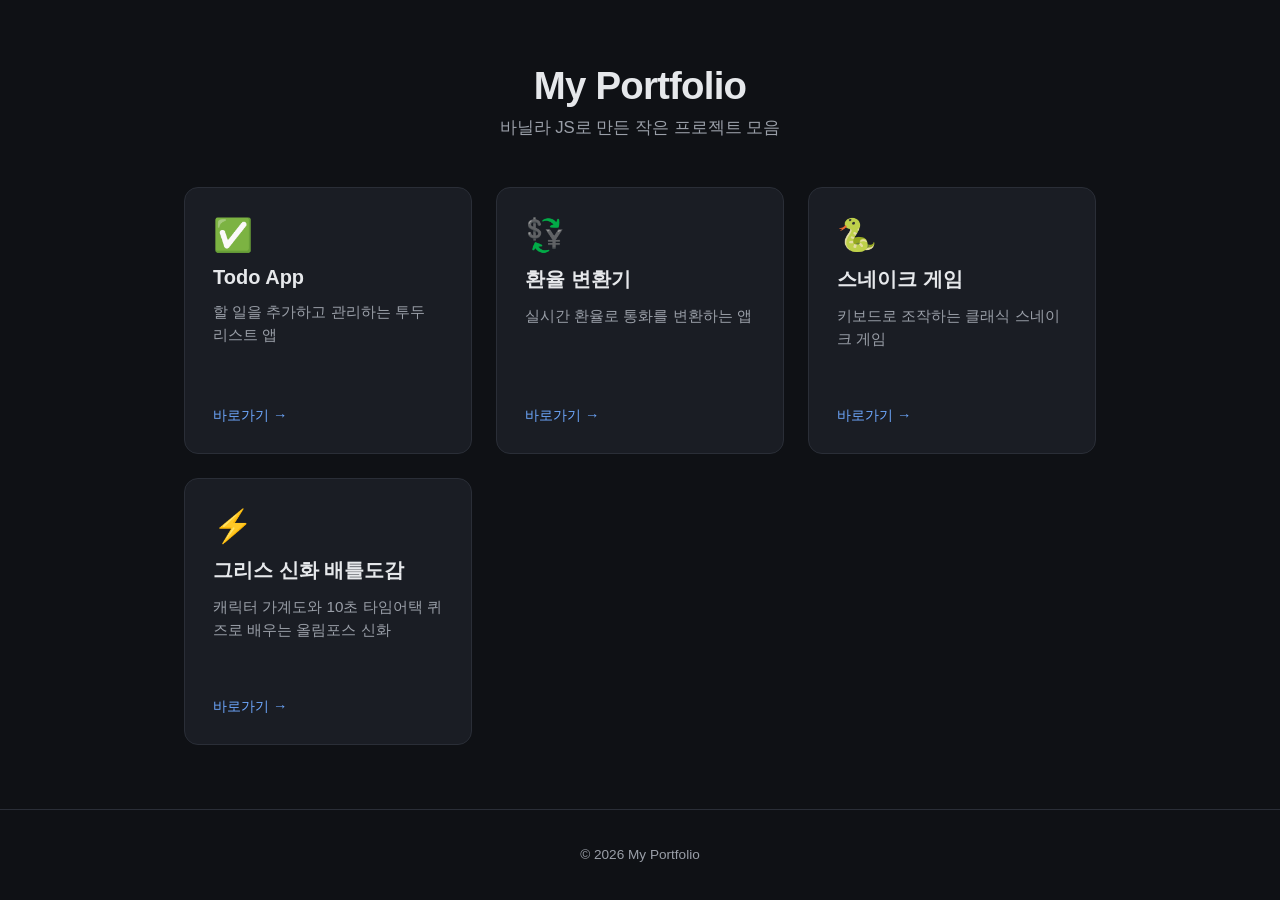
<file: index.html>
<!DOCTYPE html>
<html lang="ko">
<head>
  <meta charset="UTF-8" />
  <meta name="viewport" content="width=device-width, initial-scale=1.0" />
  <title>My Portfolio</title>
  <link rel="stylesheet" href="style.css" />
</head>
<body>
  <header class="hero">
    <h1>My Portfolio</h1>
    <p>바닐라 JS로 만든 작은 프로젝트 모음</p>
  </header>

  <main class="grid" id="project-grid"></main>

  <footer class="footer">
    <p>&copy; 2026 My Portfolio</p>
  </footer>

  <script src="main.js"></script>
</body>
</html>
</file>
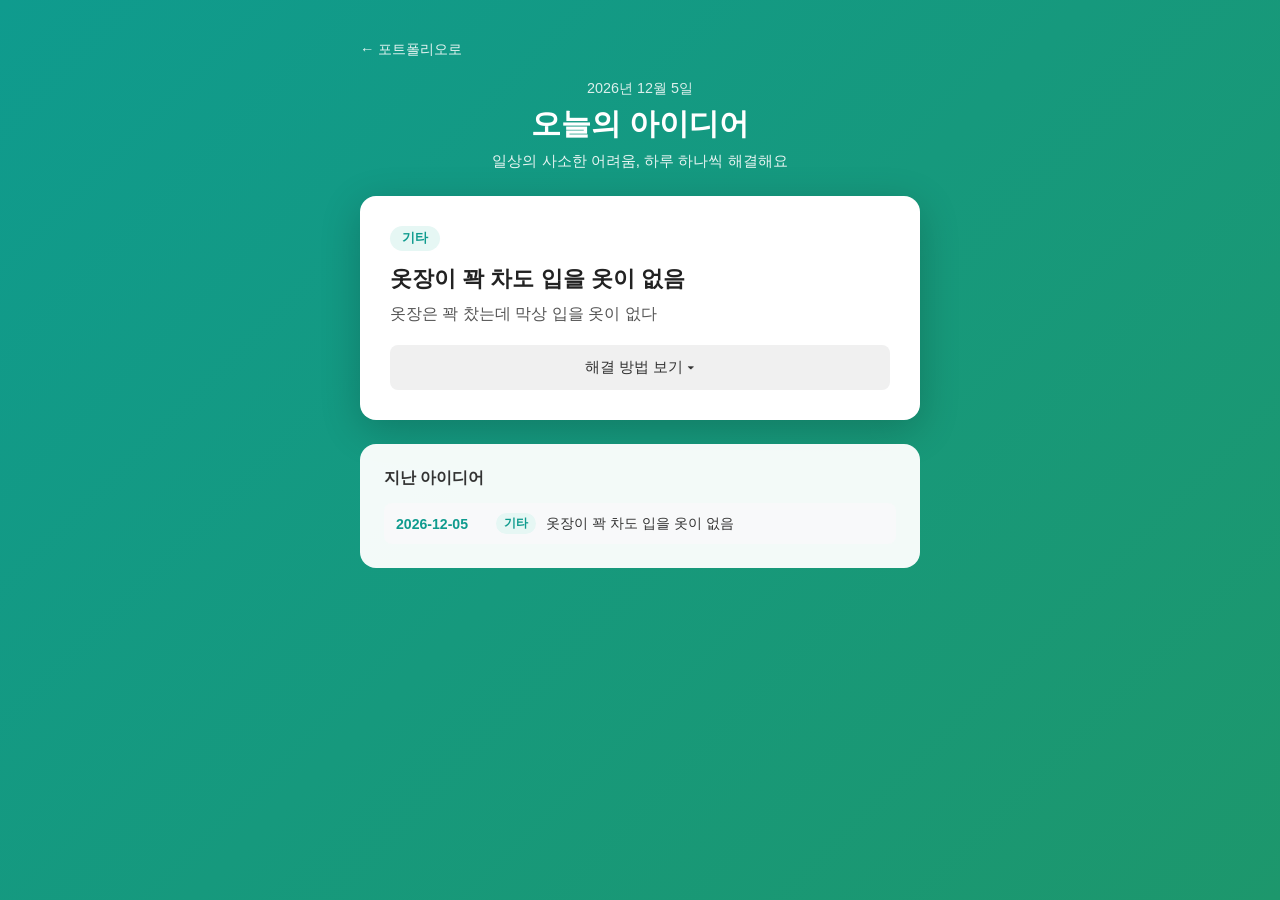
<file: daily-idea-tips/index.html>
<!DOCTYPE html>
<html lang="ko">
<head>
  <meta charset="UTF-8" />
  <meta name="viewport" content="width=device-width, initial-scale=1.0" />
  <title>오늘의 아이디어</title>
  <link rel="stylesheet" href="style.css" />
</head>
<body>
  <div class="app-container">
    <a class="back-link" href="../index.html">← 포트폴리오로</a>

    <header class="idea-header">
      <p class="idea-date" id="idea-date"></p>
      <h1>오늘의 아이디어</h1>
      <p class="idea-sub">일상의 사소한 어려움, 하루 하나씩 해결해요</p>
    </header>

    <main class="idea-card">
      <span class="category-badge" id="category-badge"></span>
      <h2 class="idea-title" id="idea-title"></h2>
      <p class="idea-problem" id="idea-problem"></p>

      <button class="btn-toggle" id="toggle-btn">해결 방법 보기 ▾</button>

      <div class="idea-detail" id="idea-detail" hidden>
        <section class="detail-section">
          <h3>원인</h3>
          <p id="idea-cause"></p>
        </section>
        <section class="detail-section">
          <h3>해결 옵션</h3>
          <ul class="option-list" id="idea-options"></ul>
        </section>
        <section class="detail-section">
          <h3>실행 단계</h3>
          <ol class="step-list" id="idea-steps"></ol>
        </section>
      </div>
    </main>

    <section class="history-section">
      <h3>지난 아이디어</h3>
      <ul class="history-list" id="history-list"></ul>
      <p class="empty-history" id="empty-history">아직 기록이 없습니다. 내일 다시 방문해보세요!</p>
    </section>
  </div>

  <script src="main.js"></script>
</body>
</html>
</file>
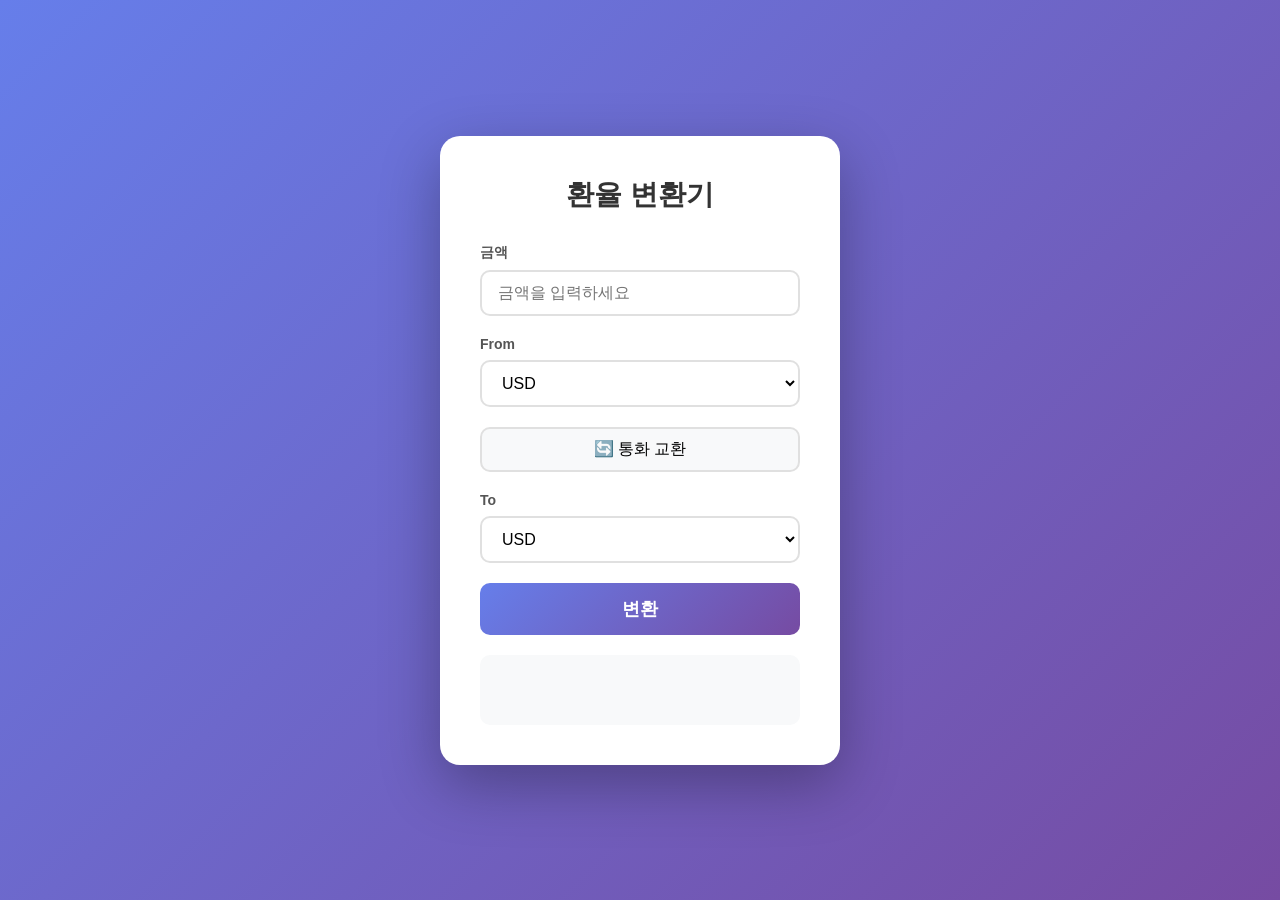
<file: fx-converter/index.html>
<!DOCTYPE html>
<html lang="ko">
<head>
    <meta charset="UTF-8">
    <meta name="viewport" content="width=device-width, initial-scale=1.0">
    <title>환율 변환기</title>
    <link rel="stylesheet" href="style.css">
</head>
<body>
    <div class="container">
        <h1>환율 변환기</h1>
        <div class="converter">
            <div class="input-group">
                <label for="amount">금액</label>
                <input type="number" id="amount" placeholder="금액을 입력하세요" min="0">
            </div>
            <div class="input-group">
                <label for="from-currency">From</label>
                <select id="from-currency">
                    <option value="USD">USD</option>
                    <option value="EUR">EUR</option>
                    <option value="KRW">KRW</option>
                    <option value="JPY">JPY</option>
                </select>
            </div>
            <button type="button" id="swap-btn">🔄 통화 교환</button>
            <div class="input-group">
                <label for="to-currency">To</label>
                <select id="to-currency">
                    <option value="USD">USD</option>
                    <option value="EUR">EUR</option>
                    <option value="KRW">KRW</option>
                    <option value="JPY">JPY</option>
                </select>
            </div>
            <button id="convert-btn">변환</button>
            <div class="result" id="result"></div>
        </div>
    </div>
    <script src="main.js"></script>
</body>
</html>
</file>
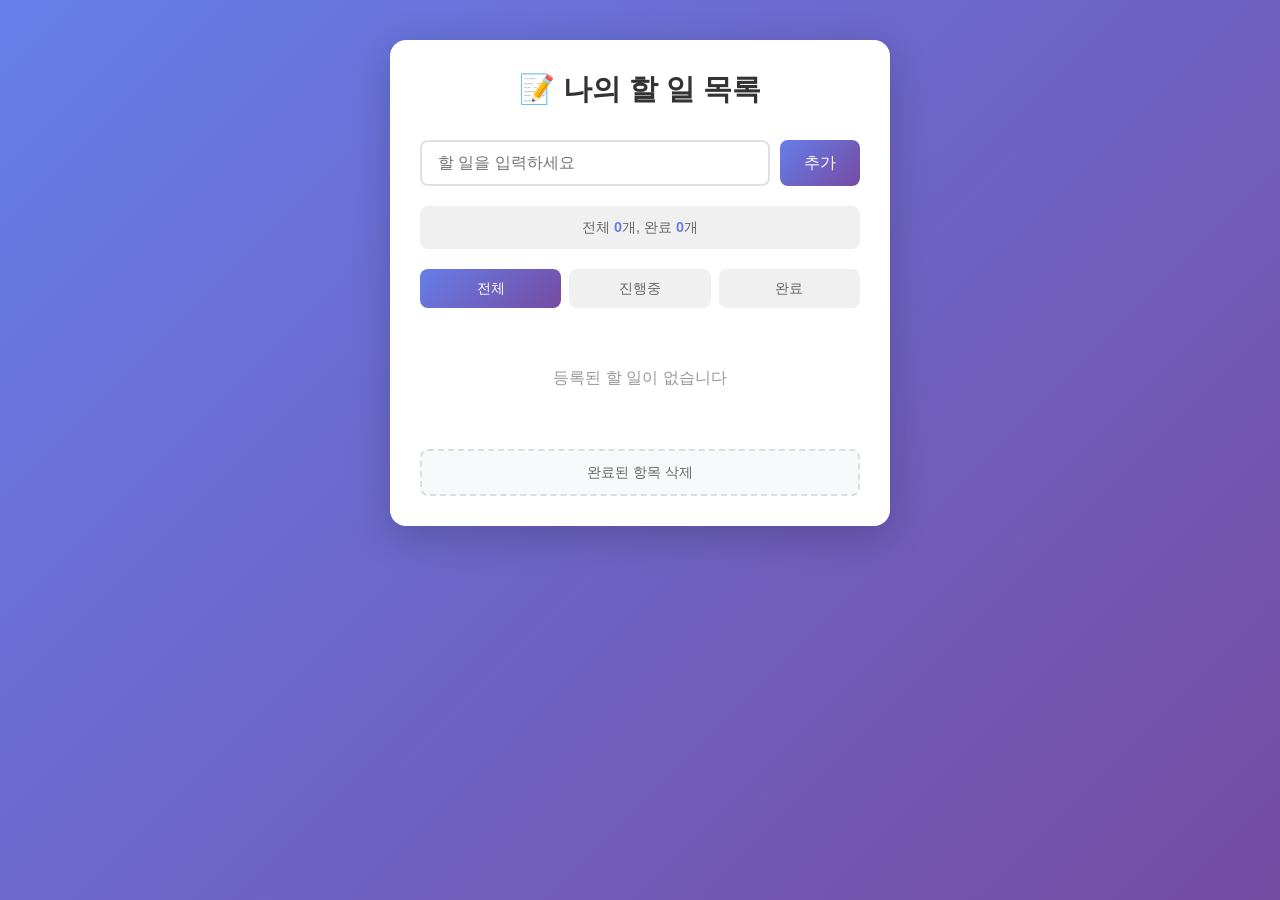
<file: my-todoo-app/index.html>
<!DOCTYPE html>
<html lang="ko">
<head>
    <meta charset="UTF-8">
    <meta name="viewport" content="width=device-width, initial-scale=1.0">
    <title>나의 할 일 목록</title>
    <link rel="stylesheet" href="style.css">
</head>
<body>
    <main id="app">
        <div class="todo-container">
            <h1 class="todo-title">📝 나의 할 일 목록</h1>

            <!-- 입력 영역 -->
            <div class="todo-input-area">
                <input
                    type="text"
                    id="todo-input"
                    class="todo-input"
                    placeholder="할 일을 입력하세요"
                >
                <button id="add-btn" class="btn-add">추가</button>
            </div>

            <!-- 통계 영역 -->
            <div id="todo-stats" class="todo-stats">
                전체 <span id="total-count">0</span>개, 완료 <span id="completed-count">0</span>개
            </div>

            <!-- 필터 버튼 영역 -->
            <div class="filter-area">
                <button class="btn-filter active" data-filter="all">전체</button>
                <button class="btn-filter" data-filter="active">진행중</button>
                <button class="btn-filter" data-filter="completed">완료</button>
            </div>

            <!-- 할 일 목록 영역 -->
            <ul id="todo-list" class="todo-list">
                <!-- 할 일 항목들이 여기에 추가됨 -->
            </ul>

            <!-- 완료 항목 일괄 삭제 버튼 -->
            <button id="clear-completed-btn" class="btn-clear-completed">
                완료된 항목 삭제
            </button>
        </div>
    </main>
    <script src="main.js"></script>
</body>
</html>
</file>
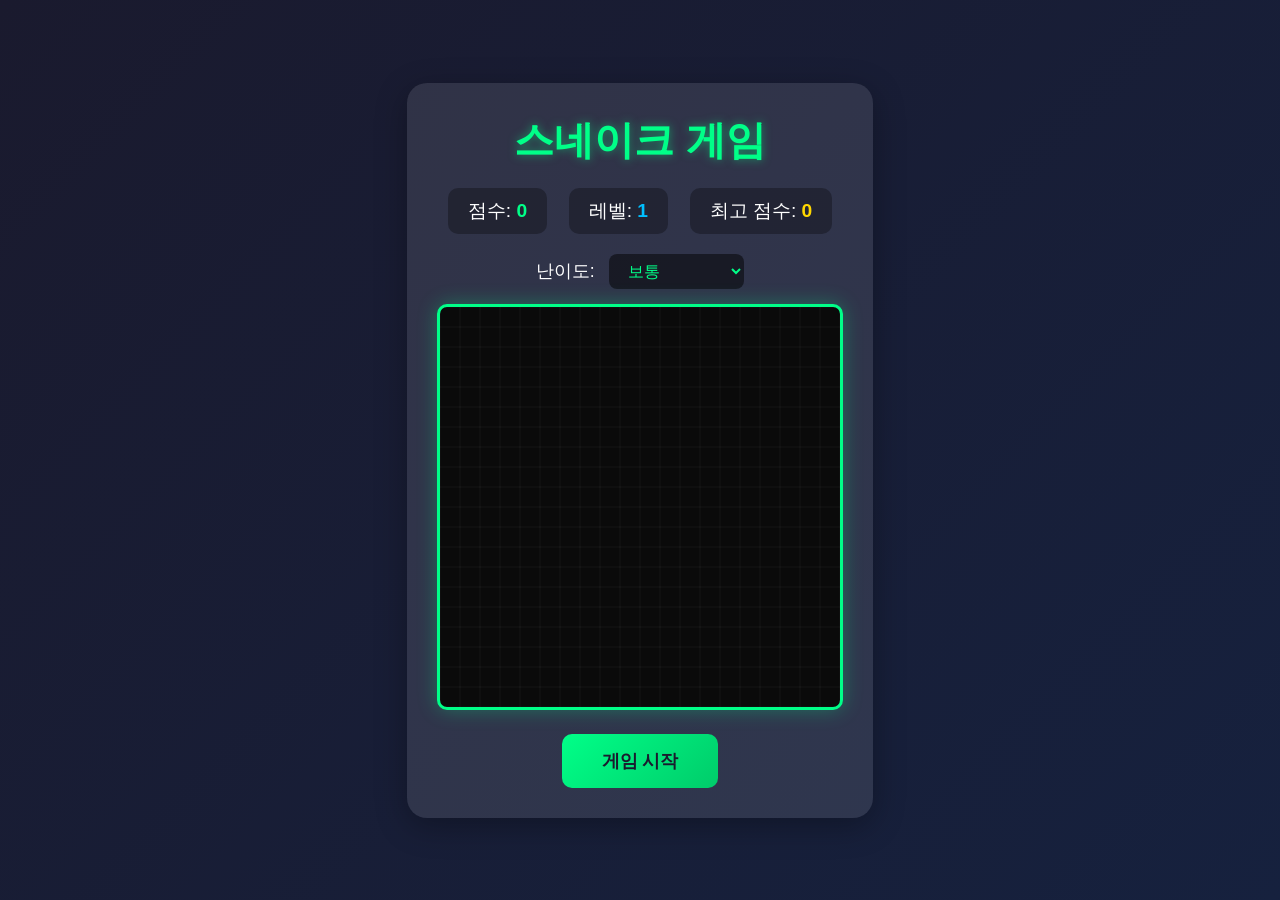
<file: snake-game/index.html>
<!DOCTYPE html>
<html lang="ko">
<head>
    <meta charset="UTF-8">
    <meta name="viewport" content="width=device-width, initial-scale=1.0">
    <title>스네이크 게임</title>
    <link rel="stylesheet" href="style.css">
</head>
<body>
    <div class="game-container">
        <h1>스네이크 게임</h1>
        <div class="score-board">
            <div class="score">점수: <span id="score">0</span></div>
            <div class="level">레벨: <span id="level">1</span></div>
            <div class="high-score">최고 점수: <span id="highScore">0</span></div>
        </div>
        <div class="settings">
            <label for="difficulty">난이도:</label>
            <select id="difficulty">
                <option value="200">쉬움</option>
                <option value="150" selected>보통</option>
                <option value="100">어려움</option>
                <option value="50">매우 어려움</option>
            </select>
        </div>
        <canvas id="gameCanvas" width="400" height="400"></canvas>
        <div class="controls">
            <button id="startBtn">게임 시작</button>
            <button id="pauseBtn" class="hidden">일시정지</button>
            <button id="restartBtn" class="hidden">다시 시작</button>
        </div>
        <div id="gameOverMessage" class="hidden">
            <h2>게임 오버!</h2>
            <p>최종 점수: <span id="finalScore">0</span></p>
        </div>
    </div>
    <script src="main.js"></script>
</body>
</html>
</file>
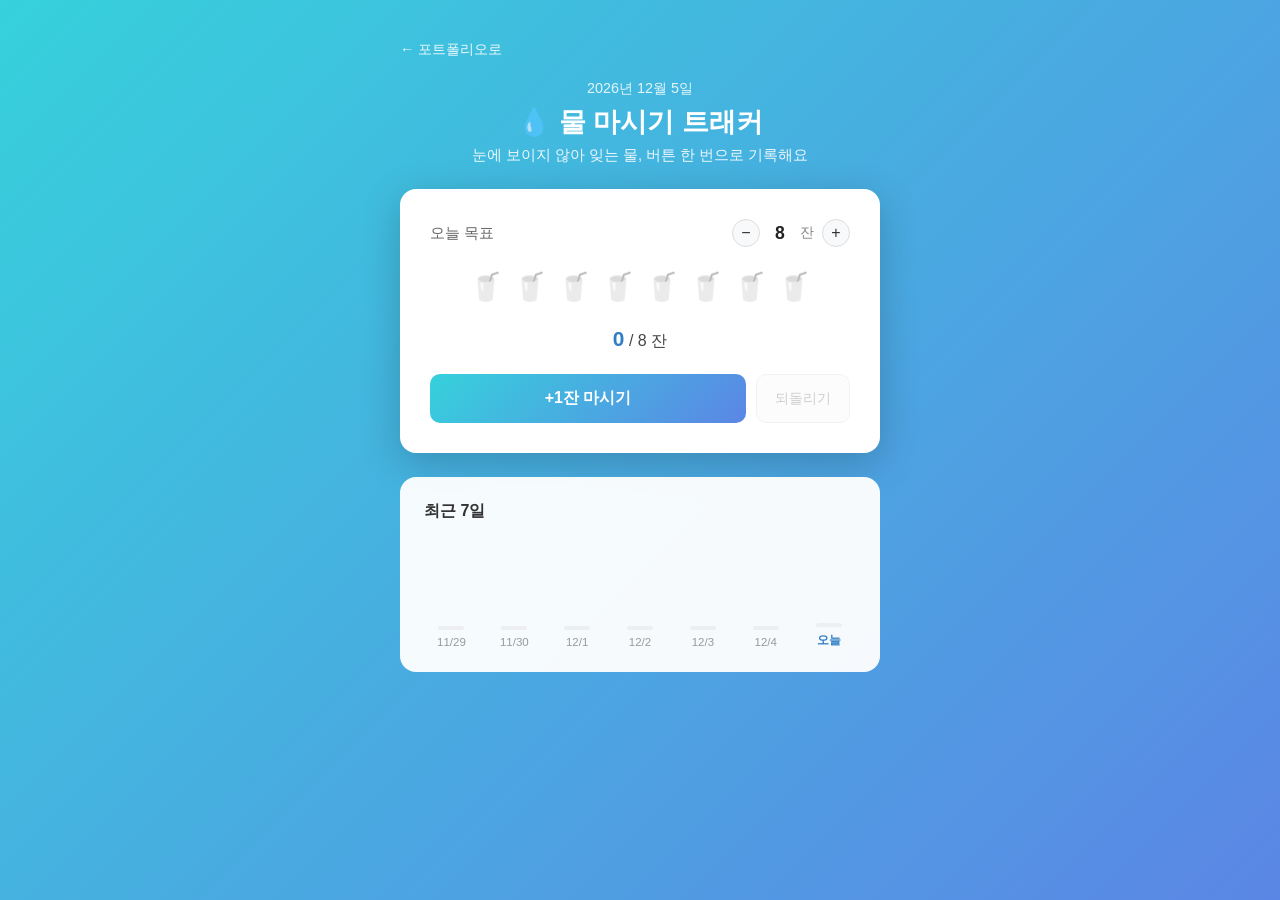
<file: water-tracker/index.html>
<!DOCTYPE html>
<html lang="ko">
<head>
  <meta charset="UTF-8" />
  <meta name="viewport" content="width=device-width, initial-scale=1.0" />
  <title>물 마시기 트래커</title>
  <link rel="stylesheet" href="style.css" />
</head>
<body>
  <div class="app-container">
    <a class="back-link" href="../index.html">← 포트폴리오로</a>

    <header class="tracker-header">
      <p class="tracker-date" id="tracker-date"></p>
      <h1>💧 물 마시기 트래커</h1>
      <p class="tracker-sub">눈에 보이지 않아 잊는 물, 버튼 한 번으로 기록해요</p>
    </header>

    <main class="tracker-card">
      <div class="goal-row">
        <span class="goal-label">오늘 목표</span>
        <div class="goal-control">
          <button class="goal-btn" id="goal-minus" aria-label="목표 줄이기">−</button>
          <span class="goal-value" id="goal-value"></span>
          <span class="goal-unit">잔</span>
          <button class="goal-btn" id="goal-plus" aria-label="목표 늘리기">+</button>
        </div>
      </div>

      <div class="cups-row" id="cups-row"></div>

      <p class="progress-text" id="progress-text"></p>

      <div class="action-row">
        <button class="btn-drink" id="btn-drink">+1잔 마시기</button>
        <button class="btn-undo" id="btn-undo">되돌리기</button>
      </div>
    </main>

    <section class="history-section">
      <h3>최근 7일</h3>
      <div class="history-bars" id="history-bars"></div>
    </section>
  </div>

  <script src="main.js"></script>
</body>
</html>
</file>
<file: style.css>
:root {
  --bg: #0f1115;
  --surface: #1a1d24;
  --surface-hover: #22262f;
  --border: #2a2e37;
  --text: #e6e8eb;
  --text-muted: #9a9fa8;
  --accent: #6ea8fe;
}

* {
  box-sizing: border-box;
}

body {
  margin: 0;
  min-height: 100vh;
  background: var(--bg);
  color: var(--text);
  font-family: "Segoe UI", "Pretendard", -apple-system, sans-serif;
  display: flex;
  flex-direction: column;
}

.hero {
  text-align: center;
  padding: 4rem 1.5rem 2rem;
}

.hero h1 {
  margin: 0 0 0.5rem;
  font-size: 2.4rem;
  letter-spacing: -0.02em;
}

.hero p {
  margin: 0;
  color: var(--text-muted);
  font-size: 1.05rem;
}

.grid {
  flex: 1;
  display: grid;
  grid-template-columns: repeat(auto-fit, minmax(240px, 1fr));
  gap: 1.5rem;
  max-width: 960px;
  width: 100%;
  margin: 0 auto;
  padding: 1rem 1.5rem 4rem;
}

.card {
  background: var(--surface);
  border: 1px solid var(--border);
  border-radius: 14px;
  padding: 1.75rem;
  text-decoration: none;
  color: var(--text);
  cursor: pointer;
  transition: transform 0.15s ease, background 0.15s ease, border-color 0.15s ease;
  display: flex;
  flex-direction: column;
  gap: 0.75rem;
}

.card:hover,
.card:focus-visible {
  background: var(--surface-hover);
  border-color: var(--accent);
  transform: translateY(-4px);
  outline: none;
}

.card-icon {
  font-size: 2rem;
}

.card h2 {
  margin: 0;
  font-size: 1.25rem;
}

.card p {
  margin: 0;
  color: var(--text-muted);
  font-size: 0.95rem;
  line-height: 1.5;
}

.card-link {
  margin-top: auto;
  font-size: 0.9rem;
  color: var(--accent);
}

.footer {
  text-align: center;
  padding: 1.5rem;
  color: var(--text-muted);
  font-size: 0.85rem;
  border-top: 1px solid var(--border);
}
</file>
<file: daily-idea-tips/style.css>
* {
  margin: 0;
  padding: 0;
  box-sizing: border-box;
}

body {
  font-family: "Segoe UI", "Pretendard", -apple-system, sans-serif;
  background: linear-gradient(135deg, #0f9b8e 0%, #1d976c 100%);
  min-height: 100vh;
  padding: 40px 20px;
}

.app-container {
  max-width: 560px;
  margin: 0 auto;
}

.back-link {
  display: inline-block;
  margin-bottom: 20px;
  color: rgba(255, 255, 255, 0.9);
  text-decoration: none;
  font-size: 0.9rem;
}

.back-link:hover {
  text-decoration: underline;
}

.idea-header {
  text-align: center;
  color: white;
  margin-bottom: 24px;
}

.idea-date {
  font-size: 0.9rem;
  opacity: 0.85;
  margin-bottom: 6px;
}

.idea-header h1 {
  font-size: 1.9rem;
  margin-bottom: 6px;
}

.idea-sub {
  font-size: 0.95rem;
  opacity: 0.9;
}

.idea-card {
  background: white;
  border-radius: 16px;
  padding: 30px;
  box-shadow: 0 10px 40px rgba(0, 0, 0, 0.2);
  margin-bottom: 24px;
}

.category-badge {
  display: inline-block;
  background: #e6f7f4;
  color: #0f9b8e;
  font-size: 0.8rem;
  font-weight: bold;
  padding: 4px 12px;
  border-radius: 999px;
  margin-bottom: 12px;
}

.idea-title {
  font-size: 1.4rem;
  color: #222;
  margin-bottom: 10px;
}

.idea-problem {
  color: #555;
  font-size: 1rem;
  margin-bottom: 20px;
}

.btn-toggle {
  width: 100%;
  padding: 12px;
  font-size: 0.95rem;
  background: #f0f0f0;
  color: #333;
  border: none;
  border-radius: 8px;
  cursor: pointer;
  transition: background 0.2s;
}

.btn-toggle:hover {
  background: #e4e4e4;
}

.idea-detail {
  margin-top: 20px;
  padding-top: 20px;
  border-top: 1px solid #eee;
}

.detail-section {
  margin-bottom: 18px;
}

.detail-section:last-child {
  margin-bottom: 0;
}

.detail-section h3 {
  font-size: 0.9rem;
  color: #0f9b8e;
  margin-bottom: 8px;
}

.detail-section p {
  color: #444;
  font-size: 0.95rem;
  line-height: 1.5;
}

.option-list,
.step-list {
  padding-left: 20px;
  color: #444;
  font-size: 0.95rem;
  line-height: 1.6;
}

.option-list li {
  margin-bottom: 8px;
  list-style: none;
  padding: 10px 12px;
  background: #f8f9fa;
  border-radius: 8px;
  display: flex;
  flex-direction: column;
  gap: 2px;
}

.option-solution {
  font-weight: 600;
  color: #222;
}

.option-meta {
  font-size: 0.82rem;
  color: #888;
}

.step-list li {
  margin-bottom: 6px;
}

.history-section {
  background: rgba(255, 255, 255, 0.95);
  border-radius: 16px;
  padding: 24px;
}

.history-section h3 {
  font-size: 1rem;
  color: #333;
  margin-bottom: 14px;
}

.history-list {
  list-style: none;
  display: flex;
  flex-direction: column;
  gap: 8px;
}

.history-list li {
  display: flex;
  align-items: center;
  gap: 10px;
  padding: 10px 12px;
  background: #f8f9fa;
  border-radius: 8px;
  font-size: 0.88rem;
  color: #444;
}

.history-date {
  color: #0f9b8e;
  font-weight: 600;
  min-width: 90px;
}

.history-category {
  background: #e6f7f4;
  color: #0f9b8e;
  font-size: 0.75rem;
  font-weight: bold;
  padding: 2px 8px;
  border-radius: 999px;
}

.history-title {
  flex: 1;
  color: #333;
}

.empty-history {
  color: #999;
  font-size: 0.9rem;
  text-align: center;
  padding: 12px 0;
}
</file>
<file: fx-converter/style.css>
* {
    margin: 0;
    padding: 0;
    box-sizing: border-box;
}

body {
    font-family: 'Segoe UI', Tahoma, Geneva, Verdana, sans-serif;
    background: linear-gradient(135deg, #667eea 0%, #764ba2 100%);
    min-height: 100vh;
    display: flex;
    justify-content: center;
    align-items: center;
}

.container {
    background: white;
    padding: 40px;
    border-radius: 20px;
    box-shadow: 0 20px 60px rgba(0, 0, 0, 0.3);
    width: 100%;
    max-width: 400px;
}

h1 {
    text-align: center;
    color: #333;
    margin-bottom: 30px;
    font-size: 28px;
}

.converter {
    display: flex;
    flex-direction: column;
    gap: 20px;
}

.input-group {
    display: flex;
    flex-direction: column;
    gap: 8px;
}

label {
    font-weight: 600;
    color: #555;
    font-size: 14px;
}

input[type="number"],
select {
    padding: 12px 16px;
    border: 2px solid #e0e0e0;
    border-radius: 10px;
    font-size: 16px;
    transition: border-color 0.3s, box-shadow 0.3s;
}

input[type="number"]:focus,
select:focus {
    outline: none;
    border-color: #667eea;
    box-shadow: 0 0 0 3px rgba(102, 126, 234, 0.2);
}

select {
    cursor: pointer;
    background: white;
}

#swap-btn {
    padding: 10px;
    background: #f8f9fa;
    border: 2px solid #e0e0e0;
    border-radius: 10px;
    font-size: 16px;
    cursor: pointer;
    transition: all 0.3s;
}

#swap-btn:hover {
    background: #667eea;
    color: white;
    border-color: #667eea;
}

#convert-btn {
    padding: 14px;
    background: linear-gradient(135deg, #667eea 0%, #764ba2 100%);
    color: white;
    border: none;
    border-radius: 10px;
    font-size: 18px;
    font-weight: 600;
    cursor: pointer;
    transition: transform 0.2s, box-shadow 0.2s;
}

#convert-btn:hover {
    transform: translateY(-2px);
    box-shadow: 0 5px 20px rgba(102, 126, 234, 0.4);
}

#convert-btn:active {
    transform: translateY(0);
}

.result {
    padding: 20px;
    background: #f8f9fa;
    border-radius: 10px;
    text-align: center;
    font-size: 24px;
    font-weight: 700;
    color: #333;
    min-height: 70px;
    display: flex;
    justify-content: center;
    align-items: center;
}

.result.error {
    color: #e74c3c;
    font-size: 16px;
}
</file>
<file: my-todoo-app/style.css>
/* 전체 페이지 스타일 */
* {
    margin: 0;
    padding: 0;
    box-sizing: border-box;
}

body {
    font-family: 'Segoe UI', Tahoma, Geneva, Verdana, sans-serif;
    background: linear-gradient(135deg, #667eea 0%, #764ba2 100%);
    min-height: 100vh;
    padding: 40px 20px;
}

/* 메인 컨테이너 */
.todo-container {
    max-width: 500px;
    margin: 0 auto;
    background: white;
    border-radius: 16px;
    padding: 30px;
    box-shadow: 0 10px 40px rgba(0, 0, 0, 0.2);
}

/* 제목 */
.todo-title {
    text-align: center;
    color: #333;
    font-size: 1.8rem;
    margin-bottom: 30px;
}

/* 입력 영역 */
.todo-input-area {
    display: flex;
    gap: 10px;
    margin-bottom: 20px;
}

.todo-input {
    flex: 1;
    padding: 12px 16px;
    font-size: 1rem;
    border: 2px solid #e0e0e0;
    border-radius: 8px;
    outline: none;
    transition: border-color 0.3s;
}

.todo-input:focus {
    border-color: #667eea;
}

.btn-add {
    padding: 12px 24px;
    font-size: 1rem;
    background: linear-gradient(135deg, #667eea 0%, #764ba2 100%);
    color: white;
    border: none;
    border-radius: 8px;
    cursor: pointer;
    transition: transform 0.2s, box-shadow 0.2s;
}

.btn-add:hover {
    transform: translateY(-2px);
    box-shadow: 0 4px 12px rgba(102, 126, 234, 0.4);
}

/* 할 일 목록 */
.todo-list {
    list-style: none;
}

.todo-item {
    display: flex;
    align-items: center;
    gap: 12px;
    padding: 15px;
    background: #f8f9fa;
    border-radius: 8px;
    margin-bottom: 10px;
    transition: background 0.2s;
}

.todo-item:hover {
    background: #f0f0f0;
}

/* 체크박스 */
.todo-checkbox {
    width: 20px;
    height: 20px;
    cursor: pointer;
    accent-color: #667eea;
}

/* 할 일 텍스트 */
.todo-text {
    flex: 1;
    font-size: 1rem;
    color: #333;
}

/* 완료된 항목 스타일 */
.todo-item.completed .todo-text {
    text-decoration: line-through;
    color: #999;
}

/* 삭제 버튼 */
.btn-delete {
    padding: 6px 12px;
    font-size: 0.85rem;
    background: #ff6b6b;
    color: white;
    border: none;
    border-radius: 6px;
    cursor: pointer;
    transition: background 0.2s;
}

.btn-delete:hover {
    background: #ee5a5a;
}

/* 통계 영역 */
.todo-stats {
    text-align: center;
    color: #666;
    font-size: 0.9rem;
    padding: 12px;
    background: #f0f0f0;
    border-radius: 8px;
    margin-bottom: 20px;
}

.todo-stats span {
    font-weight: bold;
    color: #667eea;
}

/* 필터 버튼 영역 */
.filter-area {
    display: flex;
    gap: 8px;
    margin-bottom: 20px;
}

.btn-filter {
    flex: 1;
    padding: 10px;
    font-size: 0.9rem;
    background: #f0f0f0;
    color: #666;
    border: none;
    border-radius: 8px;
    cursor: pointer;
    transition: all 0.2s;
}

.btn-filter:hover {
    background: #e0e0e0;
}

.btn-filter.active {
    background: linear-gradient(135deg, #667eea 0%, #764ba2 100%);
    color: white;
}

/* 완료 항목 일괄 삭제 버튼 */
.btn-clear-completed {
    width: 100%;
    padding: 12px;
    margin-top: 20px;
    font-size: 0.9rem;
    background: #f8f9fa;
    color: #666;
    border: 2px dashed #ddd;
    border-radius: 8px;
    cursor: pointer;
    transition: all 0.2s;
}

.btn-clear-completed:hover {
    background: #fff0f0;
    border-color: #ff6b6b;
    color: #ff6b6b;
}

/* 빈 목록 메시지 */
.empty-message {
    text-align: center;
    color: #999;
    padding: 40px 20px;
    font-size: 1rem;
}
</file>
<file: snake-game/style.css>
* {
    margin: 0;
    padding: 0;
    box-sizing: border-box;
}

body {
    font-family: 'Segoe UI', Tahoma, Geneva, Verdana, sans-serif;
    background: linear-gradient(135deg, #1a1a2e 0%, #16213e 100%);
    min-height: 100vh;
    display: flex;
    justify-content: center;
    align-items: center;
}

.game-container {
    text-align: center;
    background: rgba(255, 255, 255, 0.1);
    padding: 30px;
    border-radius: 20px;
    box-shadow: 0 8px 32px rgba(0, 0, 0, 0.3);
}

h1 {
    color: #00ff88;
    margin-bottom: 20px;
    font-size: 2.5rem;
    text-shadow: 0 0 10px rgba(0, 255, 136, 0.5);
}

.score-board {
    display: flex;
    justify-content: space-around;
    margin-bottom: 20px;
    font-size: 1.2rem;
}

.score, .high-score, .level {
    color: #fff;
    padding: 10px 20px;
    background: rgba(0, 0, 0, 0.3);
    border-radius: 10px;
}

.level span {
    color: #00bfff;
    font-weight: bold;
}

.score span {
    color: #00ff88;
    font-weight: bold;
}

.high-score span {
    color: #ffd700;
    font-weight: bold;
}

.settings {
    margin-bottom: 15px;
    color: #fff;
}

.settings label {
    margin-right: 10px;
    font-size: 1.1rem;
}

.settings select {
    padding: 8px 15px;
    font-size: 1rem;
    border: none;
    border-radius: 8px;
    background: rgba(0, 0, 0, 0.5);
    color: #00ff88;
    cursor: pointer;
    outline: none;
}

.settings select:focus {
    box-shadow: 0 0 10px rgba(0, 255, 136, 0.5);
}

#gameCanvas {
    border: 3px solid #00ff88;
    border-radius: 10px;
    background: #0a0a0a;
    box-shadow: 0 0 20px rgba(0, 255, 136, 0.3);
}

.controls {
    margin-top: 20px;
}

button {
    padding: 15px 40px;
    font-size: 1.1rem;
    border: none;
    border-radius: 10px;
    cursor: pointer;
    transition: all 0.3s ease;
    font-weight: bold;
    text-transform: uppercase;
}

#startBtn {
    background: linear-gradient(135deg, #00ff88 0%, #00cc6a 100%);
    color: #1a1a2e;
}

#startBtn:hover {
    transform: scale(1.05);
    box-shadow: 0 0 20px rgba(0, 255, 136, 0.5);
}

#restartBtn {
    background: linear-gradient(135deg, #ff6b6b 0%, #ee5a5a 100%);
    color: #fff;
}

#restartBtn:hover {
    transform: scale(1.05);
    box-shadow: 0 0 20px rgba(255, 107, 107, 0.5);
}

#pauseBtn {
    background: linear-gradient(135deg, #ffd700 0%, #ffaa00 100%);
    color: #1a1a2e;
    margin-right: 10px;
}

#pauseBtn:hover {
    transform: scale(1.05);
    box-shadow: 0 0 20px rgba(255, 215, 0, 0.5);
}

.hidden {
    display: none;
}

#gameOverMessage {
    margin-top: 20px;
    padding: 20px;
    background: rgba(255, 0, 0, 0.2);
    border-radius: 10px;
    border: 2px solid #ff6b6b;
}

#gameOverMessage h2 {
    color: #ff6b6b;
    font-size: 1.8rem;
    margin-bottom: 10px;
}

#gameOverMessage p {
    color: #fff;
    font-size: 1.2rem;
}

#gameOverMessage #finalScore {
    color: #ffd700;
    font-weight: bold;
}
</file>
<file: water-tracker/style.css>
* {
  margin: 0;
  padding: 0;
  box-sizing: border-box;
}

body {
  font-family: "Segoe UI", "Pretendard", -apple-system, sans-serif;
  background: linear-gradient(135deg, #36d1dc 0%, #5b86e5 100%);
  min-height: 100vh;
  padding: 40px 20px;
}

.app-container {
  max-width: 480px;
  margin: 0 auto;
}

.back-link {
  display: inline-block;
  margin-bottom: 20px;
  color: rgba(255, 255, 255, 0.9);
  text-decoration: none;
  font-size: 0.9rem;
}

.back-link:hover {
  text-decoration: underline;
}

.tracker-header {
  text-align: center;
  color: white;
  margin-bottom: 24px;
}

.tracker-date {
  font-size: 0.9rem;
  opacity: 0.85;
  margin-bottom: 6px;
}

.tracker-header h1 {
  font-size: 1.7rem;
  margin-bottom: 6px;
}

.tracker-sub {
  font-size: 0.92rem;
  opacity: 0.9;
}

.tracker-card {
  background: white;
  border-radius: 16px;
  padding: 30px;
  box-shadow: 0 10px 40px rgba(0, 0, 0, 0.2);
  margin-bottom: 24px;
}

.goal-row {
  display: flex;
  align-items: center;
  justify-content: space-between;
  margin-bottom: 24px;
}

.goal-label {
  font-size: 0.92rem;
  color: #666;
}

.goal-control {
  display: flex;
  align-items: center;
  gap: 8px;
}

.goal-btn {
  width: 28px;
  height: 28px;
  border-radius: 50%;
  border: 1px solid #ddd;
  background: #f8f9fa;
  font-size: 1rem;
  cursor: pointer;
  color: #333;
  transition: background 0.15s ease;
}

.goal-btn:hover {
  background: #e9edf5;
}

.goal-value {
  font-size: 1.1rem;
  font-weight: 700;
  color: #222;
  min-width: 1.5rem;
  text-align: center;
}

.goal-unit {
  font-size: 0.85rem;
  color: #888;
}

.cups-row {
  display: flex;
  flex-wrap: wrap;
  gap: 10px;
  justify-content: center;
  margin-bottom: 18px;
  min-height: 2.4rem;
}

.cup-icon {
  font-size: 1.7rem;
  filter: grayscale(1) opacity(0.35);
  transition: filter 0.2s ease, transform 0.2s ease;
}

.cup-icon.filled {
  filter: grayscale(0) opacity(1);
  transform: scale(1.05);
}

.cup-icon.bonus {
  filter: grayscale(0) opacity(1);
}

.progress-text {
  text-align: center;
  font-size: 1rem;
  color: #444;
  margin-bottom: 22px;
}

.progress-text strong {
  color: #2f7dc4;
  font-size: 1.3rem;
}

.progress-text.done strong {
  color: #2ba871;
}

.action-row {
  display: flex;
  gap: 10px;
}

.btn-drink {
  flex: 1;
  padding: 14px;
  font-size: 1rem;
  font-weight: 600;
  background: linear-gradient(135deg, #36d1dc 0%, #5b86e5 100%);
  color: white;
  border: none;
  border-radius: 10px;
  cursor: pointer;
  transition: transform 0.15s ease, box-shadow 0.15s ease;
}

.btn-drink:hover {
  transform: translateY(-2px);
  box-shadow: 0 4px 14px rgba(91, 134, 229, 0.4);
}

.btn-undo {
  padding: 14px 18px;
  font-size: 0.9rem;
  background: #f8f9fa;
  color: #888;
  border: 1px solid #e0e0e0;
  border-radius: 10px;
  cursor: pointer;
  transition: background 0.15s ease;
}

.btn-undo:hover:not(:disabled) {
  background: #f0f0f0;
  color: #555;
}

.btn-undo:disabled {
  opacity: 0.4;
  cursor: not-allowed;
}

.history-section {
  background: rgba(255, 255, 255, 0.95);
  border-radius: 16px;
  padding: 24px;
}

.history-section h3 {
  font-size: 1rem;
  color: #333;
  margin-bottom: 16px;
}

.history-bars {
  display: flex;
  justify-content: space-between;
  align-items: flex-end;
  gap: 8px;
  height: 110px;
}

.history-bar-col {
  display: flex;
  flex-direction: column;
  align-items: center;
  justify-content: flex-end;
  flex: 1;
  height: 100%;
}

.history-bar-count {
  font-size: 0.72rem;
  color: #666;
  margin-bottom: 4px;
}

.history-bar {
  width: 100%;
  max-width: 26px;
  background: linear-gradient(180deg, #5b86e5, #36d1dc);
  border-radius: 6px 6px 3px 3px;
  min-height: 4px;
}

.history-bar.empty {
  background: #eceef1;
}

.history-bar.goal-met {
  background: linear-gradient(180deg, #2ba871, #4fd18f);
}

.history-bar-label {
  font-size: 0.72rem;
  color: #999;
  margin-top: 6px;
}

.history-bar-label.today {
  color: #2f7dc4;
  font-weight: 700;
}
</file>
